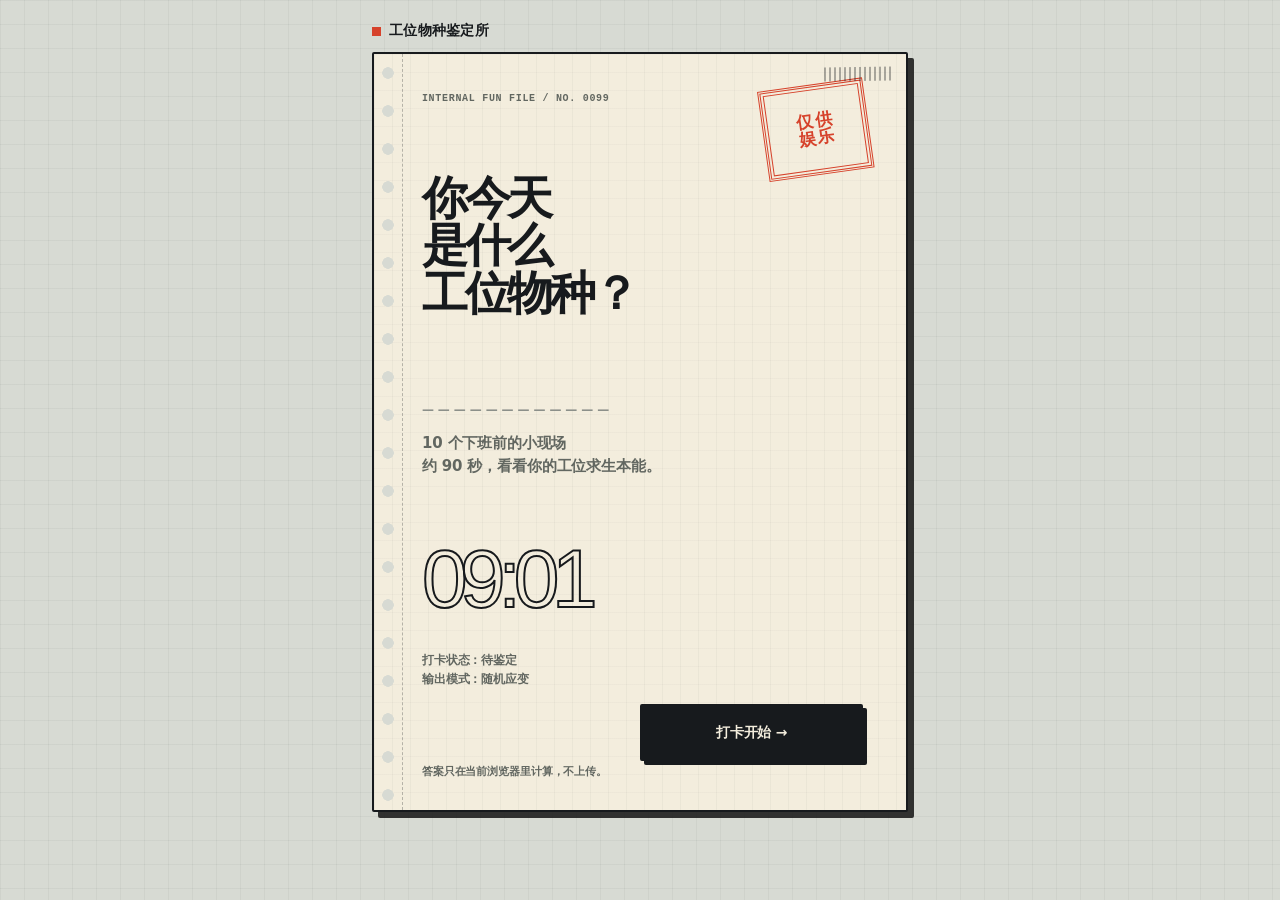
<file: index.html>
<!doctype html>
<html lang="zh-CN">
  <head>
    <meta charset="utf-8">
    <meta name="viewport" content="width=device-width, initial-scale=1, viewport-fit=cover">
    <meta name="description" content="工位物种鉴定所：10 道题，看看你的工位求生方式。仅供娱乐。">
    <meta name="theme-color" content="#d7dad3">
    <title>工位物种鉴定所</title>
    <link rel="stylesheet" href="styles.css">
  </head>
  <body>
    <main id="app"></main>
    <dialog id="export-dialog" class="export-dialog"></dialog>
    <script src="quiz-config.js"></script>
    <script src="quiz-core.js"></script>
    <script src="quiz-runtime.js"></script>
  </body>
</html>
</file>
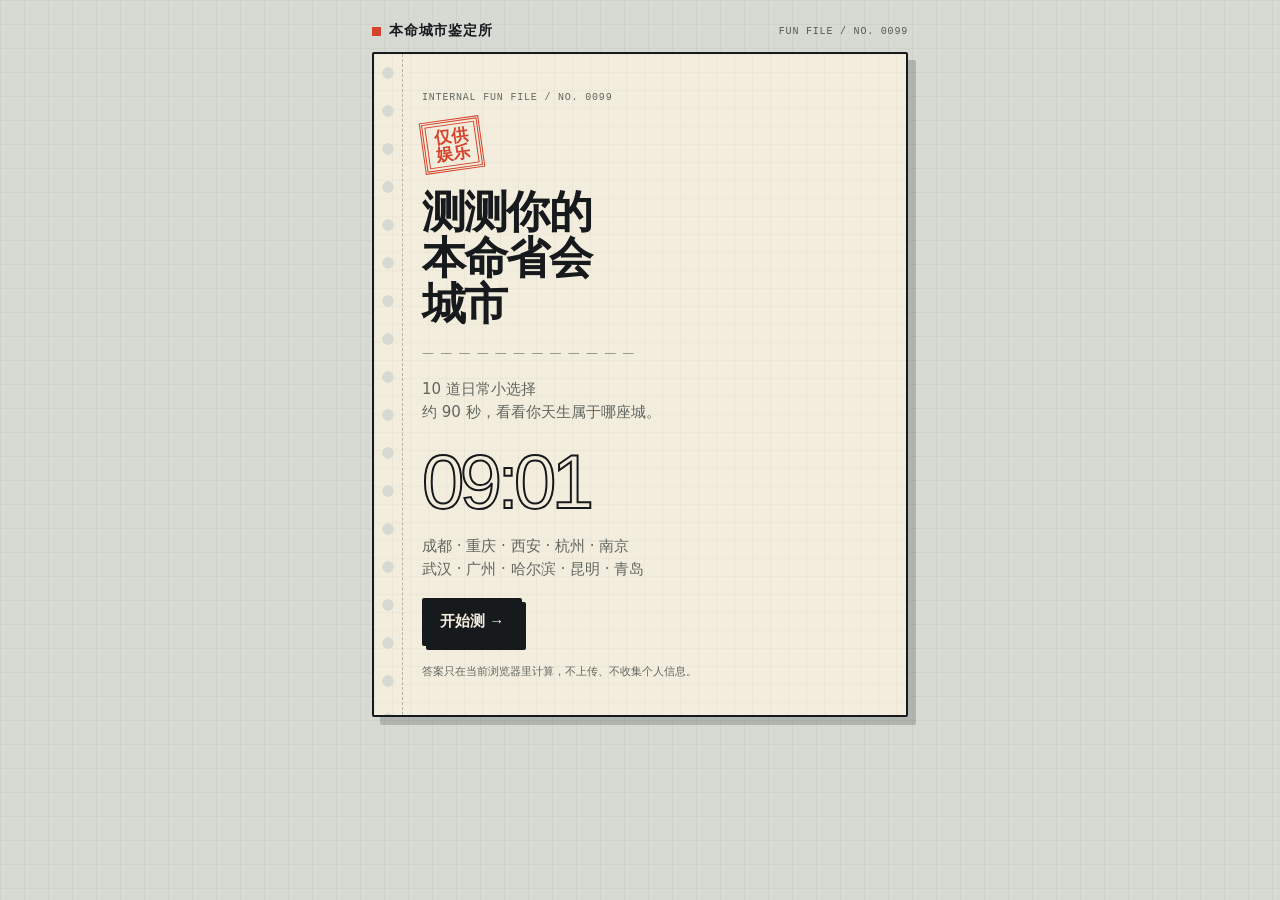
<file: bengming-chengshi.html>
<!doctype html>
<html lang="zh-CN">
<head>
<meta charset="utf-8">
<meta name="viewport" content="width=device-width, initial-scale=1, viewport-fit=cover">
<meta name="description" content="测你的本命省会城市：10 道题，看看你天生属于哪座城。仅供娱乐。">
<meta name="theme-color" content="#d7dad3">
<title>测你的本命省会城市</title>
<style>
:root {
  --paper: #f3eddd;
  --ink: #171a1d;
  --accent: #d6422b;
  --secondary: #2457d6;
  --wash: #d7dad3;
  --muted: #626761;
  --display-font: "Arial Black", "Microsoft YaHei", "PingFang SC", sans-serif;
  --body-font: "Microsoft YaHei", "PingFang SC", system-ui, sans-serif;
}
* { box-sizing: border-box; }
html {
  background:
    linear-gradient(rgba(23,26,29,0.045) 1px, transparent 1px),
    linear-gradient(90deg, rgba(23,26,29,0.045) 1px, transparent 1px),
    var(--wash);
  background-size: 24px 24px;
}
body { min-width: 320px; margin: 0; color: var(--ink); font-family: var(--body-font); }
button { font: inherit; cursor: pointer; }
.app-shell { width: min(100%, 560px); min-height: 100dvh; margin: 0 auto; padding: 10px 12px 28px; }
.site-header {
  min-height: 42px; display: flex; align-items: center; justify-content: space-between; gap: 12px;
  color: rgba(23,26,29,0.68); font-family: Consolas, "Courier New", monospace;
  font-size: 10px; letter-spacing: 0.08em; text-transform: uppercase;
}
.site-header__title {
  display: flex; align-items: center; gap: 8px; color: var(--ink);
  font-family: var(--display-font); font-size: 14px; font-weight: 900;
}
.site-header__title::before { content: ""; width: 9px; height: 9px; flex: 0 0 auto; background: var(--accent); }
.stage {
  position: relative; overflow: hidden; width: 100%; min-height: 420px;
  background:
    linear-gradient(90deg, rgba(23,26,29,0.035) 1px, transparent 1px),
    linear-gradient(rgba(23,26,29,0.025) 1px, transparent 1px),
    var(--paper);
  background-size: 18px 18px;
  border: 2px solid var(--ink); border-radius: 2px;
  box-shadow: 8px 8px 0 rgba(23,26,29,0.2);
  padding: 28px 20px 24px 48px;
}
.stage::after {
  content: ""; position: absolute; top: 0; bottom: 0; left: 0; width: 28px;
  border-right: 1px dashed rgba(23,26,29,0.28);
  background: radial-gradient(circle at 14px 19px, var(--wash) 0 5.5px, transparent 6px) 0 0 / 28px 38px repeat-y;
  pointer-events: none;
}
.tag { font-family: Consolas, "Courier New", monospace; font-size: 10px; letter-spacing: 0.08em; color: var(--muted); }
.stamp {
  display: inline-block; padding: 6px 10px; border: 3px double var(--accent);
  outline: 1px solid var(--accent); outline-offset: -6px;
  color: var(--accent); font-family: var(--display-font); font-weight: 900;
  font-size: 17px; line-height: 1; transform: rotate(-8deg);
}
h1.title { margin: 18px 0 0; font-family: var(--display-font); font-weight: 900; font-size: 44px; line-height: 1.05; letter-spacing: -0.04em; }
.rule { margin: 18px 0; color: #8c908a; font-size: 12px; letter-spacing: 0.1em; }
.copy { color: var(--muted); font-size: 15px; line-height: 1.55; }
.big-art {
  margin: 20px 0 0; font-family: "Arial Black", Impact, sans-serif; font-size: 76px;
  line-height: 1; letter-spacing: -0.06em; color: transparent;
  -webkit-text-stroke: 2px var(--ink);
}
.btn {
  min-height: 48px; padding: 10px 16px; border: 2px solid var(--ink); border-radius: 2px;
  background: var(--accent); color: var(--paper); font-family: var(--display-font); font-weight: 900;
  font-size: 15px; box-shadow: 4px 4px 0 var(--ink);
  transition: transform 120ms ease, box-shadow 120ms ease;
}
.btn:hover { transform: translate(2px, 2px); box-shadow: 2px 2px 0 var(--ink); }
.btn:active { transform: translate(4px, 4px); box-shadow: none; }
.btn--dark { background: var(--ink); color: var(--paper); }
.btn--ghost { background: transparent; color: var(--ink); }
.btn:focus-visible, .option:focus-visible { outline: 3px solid var(--secondary); outline-offset: 3px; }
.footnote { margin-top: 18px; color: var(--muted); font-size: 11px; line-height: 1.5; }
.route { color: var(--accent); font-family: Consolas, "Courier New", monospace; font-size: 12px; letter-spacing: 0.06em; }
.progress { height: 8px; margin: 10px 0 18px; border: 2px solid var(--ink); background: #fff; }
.progress__fill { height: 100%; background: var(--accent); transition: width 200ms ease; }
.q-lead { color: var(--muted); font-size: 14px; line-height: 1.45; }
.q-prompt { margin: 8px 0 20px; font-family: var(--display-font); font-weight: 900; font-size: 26px; line-height: 1.2; }
.options { display: grid; gap: 12px; }
.option {
  display: flex; align-items: center; gap: 12px; width: 100%;
  padding: 12px 14px 12px 10px; border: 2px solid var(--ink); border-radius: 2px;
  background: #fffaf0; color: var(--ink); text-align: left; font-size: 15px; line-height: 1.3;
  box-shadow: 3px 3px 0 rgba(23,26,29,0.86);
  transition: transform 110ms ease, box-shadow 110ms ease, background 110ms ease;
}
.option:hover { background: #fff; transform: translate(2px, 2px); box-shadow: 1px 1px 0 var(--ink); }
.option:active { transform: translate(3px, 3px); box-shadow: none; }
.option__index {
  display: grid; width: 27px; height: 27px; flex: 0 0 27px; place-items: center;
  border: 1px solid var(--ink); background: var(--ink); color: var(--paper);
  font-family: Consolas, "Courier New", monospace; font-size: 15px; font-weight: 700;
}
.quiz-tip { margin-top: 18px; color: var(--muted); font-size: 11px; }
.kicker { color: var(--accent); font-size: 12px; letter-spacing: 0.06em; }
.result-name { margin: 10px 0 0; font-family: var(--display-font); font-weight: 900; font-size: 44px; line-height: 1.05; letter-spacing: -0.04em; }
.result-role { margin: 8px 0 0; color: var(--secondary); font-size: 18px; }
.result-copy { margin: 18px 0 0; font-size: 16px; line-height: 1.7; }
.barcode { margin: 18px 0 0; color: #8c908a; font-family: Consolas, "Courier New", monospace; font-size: 13px; letter-spacing: 0.02em; }
.share-box {
  margin-top: 18px; padding: 12px 14px; border: 2px dashed rgba(23,26,29,0.5);
  background: #fffaf0; font-family: var(--display-font); font-weight: 900; font-size: 17px;
}
.actions { display: flex; gap: 12px; margin-top: 20px; flex-wrap: wrap; }
.actions .btn { flex: 1 1 auto; }
.copied-tip { margin-top: 10px; color: var(--secondary); font-size: 12px; min-height: 16px; }
@media (max-width: 420px) {
  .app-shell { padding-inline: 8px; }
  .stage { box-shadow: 5px 5px 0 rgba(23,26,29,0.2); padding-left: 40px; }
  h1.title { font-size: 40px; }
  .big-art { font-size: 64px; }
  .result-name { font-size: 36px; }
}
@media (prefers-reduced-motion: reduce) {
  *, *::before, *::after { transition-duration: 0.01ms !important; }
}
</style>
</head>
<body>
<div class="app-shell">
  <header class="site-header">
    <span class="site-header__title">本命城市鉴定所</span>
    <span>FUN FILE / NO. 0099</span>
  </header>
  <main class="stage" id="app"></main>
</div>
<script>
(function () {
  "use strict";

  var CITIES = [
    { id: "chengdu", name: "成都", role: "慢生活天花板", desc: "火锅配盖碗茶，日子过得巴适。你不是拖延，你是在给生活留白。慢一点，幸福就多一点。", share: "我是天生成都人" },
    { id: "chongqing", name: "重庆", role: "山城热辣玩家", desc: "8D魔幻山城，火锅要吃最辣的，楼梯要爬最陡的。你的人生没有平路，但每一层都有风景。", share: "我是天生重庆人" },
    { id: "xian", name: "西安", role: "古都胃与心", desc: "肉夹馍配冰峰，城墙根下晒太阳。你的浪漫里，自带千年历史感。", share: "我是天生西安人" },
    { id: "hangzhou", name: "杭州", role: "江南松弛派", desc: "西湖边的松弛感，龙井配小笼包，雨天也要撑伞出门。你的节奏，慢得刚刚好。", share: "我是天生杭州人" },
    { id: "nanjing", name: "南京", role: "民国风温柔倔将", desc: "鸭血粉丝汤配梧桐大道，温柔里带着一点倔。民国风的浪漫，你天生就懂。", share: "我是天生南京人" },
    { id: "wuhan", name: "武汉", role: "过早天花板", desc: "热干面配糊汤粉，码头文化长大的人，热情直接。你的江湖气，藏在早餐里。", share: "我是天生武汉人" },
    { id: "guangzhou", name: "广州", role: "务实享受家", desc: "早茶喝到中午，糖水收尾。务实又会享受，你把日子过成了生意，也过成了生活。", share: "我是天生广州人" },
    { id: "haerbin", name: "哈尔滨", role: "冰雪热乎劲儿", desc: "冻梨配铁锅炖，零下二十度也要出门吃烧烤。你是冷天里最暖的人。", share: "我是天生哈尔滨人" },
    { id: "kunming", name: "昆明", role: "春城阳光居民", desc: "米线配饵块，阳光是最好的调味料。你的生活没有淡季，只有春天。", share: "我是天生昆明人" },
    { id: "qingdao", name: "青岛", role: "海风啤酒客", desc: "海风配啤酒，崂山配蛤蜊。你的人生信条：哈啤酒、吃蛤蜊，看海。", share: "我是天生青岛人" }
  ];

  // 每道题 4 个选项；每个选项给主城市 +2 分、副城市 +1 分。
  var QUESTIONS = [
    { lead: "周末早上，肚子先醒了。", prompt: "理想的早餐是？", options: [
      { text: "一碗热干面，边走边吃", scores: { wuhan: 2, guangzhou: 1 } },
      { text: "米线配饵块，再来杯现磨咖啡", scores: { kunming: 2, hangzhou: 1 } },
      { text: "豆浆油条，再来笼小笼包", scores: { hangzhou: 2, nanjing: 1 } },
      { text: "冰峰配肉夹馍，蹲城墙根下吃", scores: { xian: 2, chengdu: 1 } }
    ] },
    { lead: "下班了，今天不想直接回家。", prompt: "你最想去哪儿？", options: [
      { text: "茶馆，点杯盖碗茶坐一下午", scores: { chengdu: 2, kunming: 1 } },
      { text: "江边吹风，看夜景灯火", scores: { chongqing: 2, wuhan: 1 } },
      { text: "夜市，从街头吃到街尾", scores: { xian: 2, wuhan: 1 } },
      { text: "海边散步，顺手买点海鲜", scores: { qingdao: 2, guangzhou: 1 } }
    ] },
    { lead: "天气预报又变了。", prompt: "你最喜欢哪种天气？", options: [
      { text: "四季如春，不冷不热", scores: { kunming: 2, hangzhou: 1 } },
      { text: "下雪天，越冷越有劲", scores: { haerbin: 2, xian: 1 } },
      { text: "烟雨江南，梧桐叶落", scores: { nanjing: 2, hangzhou: 1 } },
      { text: "夏天越热越好，火炉才带劲", scores: { wuhan: 2, chongqing: 1 } }
    ] },
    { lead: "朋友聚餐，点菜的任务交给你。", prompt: "你点什么？", options: [
      { text: "火锅，越辣越好", scores: { chongqing: 2, chengdu: 1 } },
      { text: "早茶，慢慢喝慢慢聊", scores: { guangzhou: 2, hangzhou: 1 } },
      { text: "烧烤加啤酒，撸串到半夜", scores: { haerbin: 2, qingdao: 1 } },
      { text: "一桌家常菜，讲究个地道", scores: { nanjing: 2, xian: 1 } }
    ] },
    { lead: "难得有个小长假。", prompt: "旅行时你最看重什么？", options: [
      { text: "历史感，老城墙、古街巷", scores: { xian: 2, nanjing: 1 } },
      { text: "高原湖泊，蓝天白云", scores: { kunming: 2, hangzhou: 1 } },
      { text: "美食，一座城从早吃到晚", scores: { chengdu: 2, wuhan: 1 } },
      { text: "海，走到哪儿都要看海", scores: { qingdao: 2, guangzhou: 1 } }
    ] },
    { lead: "如果可以选，你想住在哪种地方？", prompt: "理想的居住环境是？", options: [
      { text: "山城，楼上楼下都是风景", scores: { chongqing: 2, kunming: 1 } },
      { text: "长江边，梧桐大道下散步", scores: { nanjing: 2, wuhan: 1 } },
      { text: "临湖，推窗就是西湖", scores: { hangzhou: 2, kunming: 1 } },
      { text: "靠海，出门就是沙滩", scores: { qingdao: 2, haerbin: 1 } }
    ] },
    { lead: "今天有点烦。", prompt: "你怎么解压？", options: [
      { text: "搓一顿火锅，烦恼都涮了", scores: { chengdu: 2, chongqing: 1 } },
      { text: "喝早茶，一盅两件慢慢来", scores: { guangzhou: 2, hangzhou: 1 } },
      { text: "去江边走走，吹吹风", scores: { wuhan: 2, hangzhou: 1 } },
      { text: "泡澡堂子，出身汗就好了", scores: { haerbin: 2, xian: 1 } }
    ] },
    { lead: "翻翻手机相册。", prompt: "你手机里最多的照片是？", options: [
      { text: "美食，每顿都要先拍", scores: { chengdu: 2, wuhan: 1 } },
      { text: "夜景，灯火通明的城市", scores: { chongqing: 2, guangzhou: 1 } },
      { text: "古建筑，砖瓦都透着故事", scores: { xian: 2, nanjing: 1 } },
      { text: "大海和蓝天", scores: { qingdao: 2, kunming: 1 } }
    ] },
    { lead: "聊聊生活节奏。", prompt: "你最喜欢的城市节奏是？", options: [
      { text: "慢悠悠，巴适得很", scores: { chengdu: 2, kunming: 1 } },
      { text: "快节奏，效率就是生命", scores: { guangzhou: 2, wuhan: 1 } },
      { text: "不紧不慢，刚刚好", scores: { hangzhou: 2, nanjing: 1 } },
      { text: "热情直接，江湖气十足", scores: { wuhan: 2, chongqing: 1 } }
    ] },
    { lead: "最后一题，只能带走一样。", prompt: "你选什么？", options: [
      { text: "一包火锅底料", scores: { chongqing: 2, chengdu: 1 } },
      { text: "一盒龙井", scores: { hangzhou: 2, guangzhou: 1 } },
      { text: "一坛老酒", scores: { haerbin: 2, xian: 1 } },
      { text: "一箱啤酒", scores: { qingdao: 2, haerbin: 1 } }
    ] }
  ];

  function computeResult(answerIndexes) {
    var totals = {};
    CITIES.forEach(function (c) { totals[c.id] = 0; });
    answerIndexes.forEach(function (optIdx, qIdx) {
      var opt = QUESTIONS[qIdx] && QUESTIONS[qIdx].options[optIdx];
      if (!opt) return;
      Object.keys(opt.scores).forEach(function (cityId) {
        if (totals.hasOwnProperty(cityId)) totals[cityId] += opt.scores[cityId];
      });
    });
    var best = CITIES[0];
    CITIES.forEach(function (c) { if (totals[c.id] > totals[best.id]) best = c; });
    return { city: best, totals: totals };
  }

  var app = document.getElementById("app");
  var answers = [];
  var current = 0;

  function esc(s) {
    return String(s).replace(/&/g, "&amp;").replace(/</g, "&lt;").replace(/>/g, "&gt;").replace(/"/g, "&quot;");
  }

  function renderCover() {
    app.innerHTML =
      '<p class="tag">INTERNAL FUN FILE / NO. 0099</p>' +
      '<p><span class="stamp">仅供<br>娱乐</span></p>' +
      '<h1 class="title">测测你的<br>本命省会<br>城市</h1>' +
      '<p class="rule">— — — — — — — — — — — —</p>' +
      '<p class="copy">10 道日常小选择<br>约 90 秒，看看你天生属于哪座城。</p>' +
      '<p class="big-art">09:01</p>' +
      '<p class="copy">成都 · 重庆 · 西安 · 杭州 · 南京<br>武汉 · 广州 · 哈尔滨 · 昆明 · 青岛</p>' +
      '<p><button class="btn btn--dark" id="start-btn" type="button">开始测 →</button></p>' +
      '<p class="footnote">答案只在当前浏览器里计算，不上传、不收集个人信息。</p>';
    document.getElementById("start-btn").addEventListener("click", function () {
      answers = [];
      current = 0;
      renderQuestion();
    });
  }

  function renderQuestion() {
    var q = QUESTIONS[current];
    var letters = ["A", "B", "C", "D"];
    var html = '<p class="route">第 ' + (current + 1) + ' / ' + QUESTIONS.length + ' 题</p>' +
      '<div class="progress"><div class="progress__fill" style="width:' + Math.round(current / QUESTIONS.length * 100) + '%"></div></div>' +
      '<p class="q-lead">' + esc(q.lead) + '</p>' +
      '<p class="q-prompt">' + esc(q.prompt) + '</p>' +
      '<div class="options">';
    q.options.forEach(function (opt, i) {
      html += '<button class="option" type="button" data-opt="' + i + '">' +
        '<span class="option__index">' + letters[i] + '</span><span>' + esc(opt.text) + '</span></button>';
    });
    html += '</div><p class="quiz-tip">没有标准答案，选你真正会选的那一个。</p>';
    app.innerHTML = html;
    var buttons = app.querySelectorAll(".option");
    buttons.forEach(function (btn) {
      btn.addEventListener("click", function () {
        answers.push(parseInt(btn.getAttribute("data-opt"), 10));
        current += 1;
        if (current < QUESTIONS.length) renderQuestion();
        else renderResult();
      });
    });
  }

  function renderResult() {
    var result = computeResult(answers);
    var city = result.city;
    var shareText = city.share + "——我的本命省会城市是" + city.name + "！你呢？";
    app.innerHTML =
      '<p class="kicker">你的本命省会城市是</p>' +
      '<h1 class="result-name">' + esc(city.name) + '</h1>' +
      '<p class="result-role">' + esc(city.role) + '</p>' +
      '<p class="barcode">||||| |||||| |||| |||||||  /  09:01</p>' +
      '<p class="result-copy">' + esc(city.desc) + '</p>' +
      '<div class="share-box">' + esc(city.share) + '</div>' +
      '<div class="actions">' +
      '<button class="btn" id="copy-btn" type="button">复制分享语</button>' +
      '<button class="btn btn--ghost" id="retry-btn" type="button">重新测一次</button>' +
      '</div>' +
      '<p class="copied-tip" id="copied-tip"></p>' +
      '<p class="footnote">仅供娱乐 · 答案只在本地计算，不收集个人信息。</p>';
    document.getElementById("copy-btn").addEventListener("click", function () {
      var tip = document.getElementById("copied-tip");
      function done() { tip.textContent = "已复制，去发给朋友吧。"; }
      function fallback() {
        var ta = document.createElement("textarea");
        ta.value = shareText;
        document.body.appendChild(ta);
        ta.select();
        try { document.execCommand("copy"); done(); }
        catch (e) { tip.textContent = "复制失败，长按分享语手动复制。"; }
        document.body.removeChild(ta);
      }
      if (navigator.clipboard && navigator.clipboard.writeText) {
        navigator.clipboard.writeText(shareText).then(done, fallback);
      } else {
        fallback();
      }
    });
    document.getElementById("retry-btn").addEventListener("click", renderCover);
  }

  // 供服务端测试用的纯逻辑出口（浏览器里无害）。
  globalThis.BENGMING_TEST = { CITIES: CITIES, QUESTIONS: QUESTIONS, computeResult: computeResult };

  renderCover();
})();
</script>
</body>
</html>
</file>
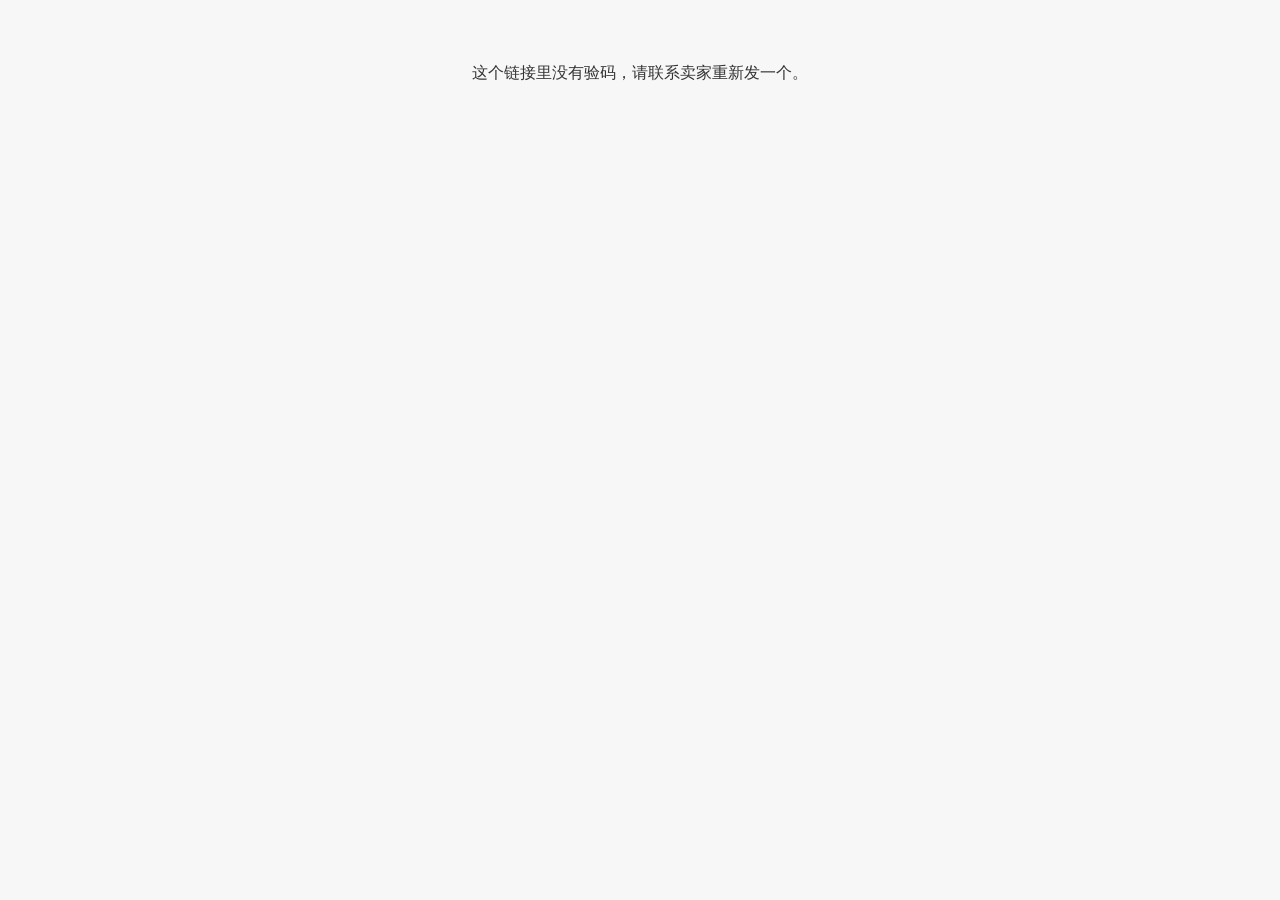
<file: pingyu-onetime.html>
<!DOCTYPE html>
<html lang="zh-CN">
<head>
<meta charset="UTF-8">
<meta name="viewport" content="width=device-width, initial-scale=1.0">
<title>期末评语生成器（专属链接）</title>
<style>
*{box-sizing:border-box;margin:0;padding:0}
body{font-family:-apple-system,BlinkMacSystemFont,"PingFang SC","Microsoft YaHei",sans-serif;background:#f7f7f8;color:#1f2329;line-height:1.6}
.wrap{max-width:720px;margin:0 auto;padding:20px 14px 40px}
header{padding:6px 4px 16px}
header h1{font-size:21px}
header p{font-size:13px;color:#888;margin-top:2px}
.card{background:#fff;border-radius:16px;padding:20px;box-shadow:0 1px 3px rgba(0,0,0,.05);margin-bottom:14px}
textarea{width:100%;border:1px solid #e3e3e3;border-radius:10px;padding:12px;font-size:15px;font-family:inherit;resize:vertical;min-height:140px;line-height:1.7}
textarea:focus{outline:none;border-color:#1a6b4a}
.micro{font-size:12px;color:#999;margin-top:6px}
.row{display:flex;gap:10px;margin-top:12px}
select{flex:1;border:1px solid #e3e3e3;border-radius:10px;padding:11px 10px;font-size:14px;font-family:inherit;background:#fff}
.btn{border:none;border-radius:12px;padding:14px;font-size:16px;font-weight:600;cursor:pointer;font-family:inherit;width:100%;margin-top:14px}
.btn-primary{background:#1a6b4a;color:#fff}
.link{display:block;text-align:center;margin-top:12px;font-size:13px;color:#1a6b4a;background:none;border:none;cursor:pointer;width:100%;font-family:inherit}
#out{display:none}
.out-head{display:flex;justify-content:space-between;align-items:center;margin-bottom:12px}
.out-head span{font-size:14px;color:#666}
.out-btns{display:flex;gap:10px;margin-bottom:14px}
.out-btns button{flex:1;border:none;border-radius:10px;padding:11px;font-size:14px;font-weight:600;cursor:pointer;font-family:inherit}
.out-btns .a{background:#1a6b4a;color:#fff}
.out-btns .b{background:#eef1f3;color:#333}
.item{border-top:1px solid #f0f0f0;padding:14px 0}
.item:first-of-type{border-top:none;padding-top:0}
.item h3{font-size:15px;margin-bottom:6px}
.item textarea{min-height:80px;border:none;background:#fafafa;padding:10px 12px;font-size:14px}
.item .swap{background:none;border:none;color:#1a6b4a;font-size:13px;cursor:pointer;padding:6px 0 0;font-family:inherit}
</style>
</head>
<body>

<div id="gate" style="max-width:720px;margin:0 auto;padding:60px 20px;text-align:center;font-family:-apple-system,'PingFang SC','Microsoft YaHei',sans-serif">
  <p id="gateMsg" style="font-size:16px;color:#333">正在验证链接，请稍候…</p>
</div>

<div class="wrap">
  <header>
    <h1>期末评语生成器</h1>
    <p>粘贴名单，一键生成全班不重样的评语</p>
  </header>

  <div class="card">
    <textarea id="names" placeholder="张小明 认真，进步大，乐于助人&#10;李小红 成绩优秀，细心，爱阅读&#10;王小刚 活泼，粗心，体育好"></textarea>
    <p class="micro">每行一位：名字 + 关键词，只写名字也可以。</p>
    <div class="row">
      <select id="level"><option>小学</option><option>初中</option><option>高中</option></select>
      <select id="length"><option value="short">简短</option><option value="medium" selected>标准</option><option value="long">详细</option></select>
    </div>
    <button class="btn btn-primary" onclick="generateAll()">生成评语</button>
    <button class="link" onclick="fillDemo()">用示例名单试试 →</button>
  </div>

  <div class="card" id="out">
    <div class="out-head"><span id="outCount"></span></div>
    <div class="out-btns">
      <button class="a" onclick="copyAll()">复制全部</button>
      <button class="b" onclick="downloadWord()">下载 Word</button>
    </div>
    <div id="results"></div>
  </div>
</div>
<script>
let results = [];
let salt = 0;
const TERM = "本学期";

const OPENERS = [
  "{t}，{n}同学在各方面都有着不错的表现。",
  "{t}，{n}同学给老师留下了深刻的印象。",
  "{t}以来，{n}同学一直在稳步向前。",
  "{t}，{n}同学的表现可圈可点。",
  "{n}同学{t}的表现，老师都看在眼里。",
  "{t}，{n}同学用自己的行动交出了一份认真的答卷。",
  "{t}里，{n}同学一步一个脚印，踏实前行。",
  "{n}同学是{t}班里让人放心的一位同学。",
  "{t}，{n}同学在学习和品行上都有可喜的变化。",
  "{t}的校园生活里，{n}同学过得充实而有收获。",
  "{n}同学{t}的状态越来越好，进步看得见。",
  "{t}，{n}同学始终保持着良好的学习态度。"
];
const STUDY = {
  high: ["课堂上思维活跃，发言有自己的见解，各科成绩一直保持在班级前列。","学习成绩优异，尤其在薄弱学科上也肯下功夫，基础扎实，发挥稳定。","学习上要求严格，作业工整准确，考试成绩在班级里名列前茅。"],
  progress: ["学习上进步明显，和开学时相比，课堂表现和作业质量都有了很大提升。","这学期进步的幅度不小，遇到不懂的愿意问、愿意练，成绩稳步上升。","学习态度越来越端正，成绩一步步往上走，这份进步值得肯定。"],
  steady: ["上课认真听讲，作业按时完成，学习态度踏实认真。","课堂专注度不错，能跟着老师的节奏走，作业完成得比较规范。","学习上比较自觉，课堂笔记和作业都做得有条理。"],
  weak: ["学习上还需要多加一把劲，课堂上的专注度和作业的完成质量都有提升空间。","基础还比较薄弱，但只要方法对、坚持练，完全有条件赶上来。","学习上时有起伏，如果能把课堂时间抓得更紧，成绩会有明显改观。"]
};
const TRAIT_SENT = {
  "认真": ["做事认真负责，交代的任务总能踏踏实实完成。","学习做事都很认真，细节上很少马虎。"],
  "细心": ["心细如发，作业和考试中很少因为粗心丢分。","做事细致周到，是同学们眼里靠谱的伙伴。"],
  "粗心": ["只是有时比较粗心，检查的习惯还需要加强，改掉这个毛病成绩还能再上一个台阶。","要留意粗心的小毛病，写完多检查一遍，很多分就不会白白丢掉。"],
  "活泼": ["性格活泼开朗，班级活动里总能看到活跃的身影。","活泼开朗的性格给班级带来了不少欢乐。"],
  "内向": ["性格文静内敛，不爱张扬，但做事踏实、待人真诚。","虽然话不多，但心里有数，默默地把自己的事做好。"],
  "乐于助人": ["乐于助人，同学有困难时总是主动伸出援手。","热心肠，班级里的事抢着干，同学有问题也愿意耐心帮忙。"],
  "体育": ["体育方面表现突出，运动会上为班级争了光。","热爱运动，身体素质好，体育课上的表现常常受到表扬。"],
  "阅读": ["爱阅读、爱思考，课外阅读量在班级里数得上。","阅读习惯很好，作文里常常能看到阅读积累的影子。"],
  "数学": ["数学思维清晰，解题思路灵活，理科学习很有潜力。","数学成绩突出，难题面前不轻易放弃。"],
  "英语": ["英语语感不错，口语和书写都比较规范。","英语学习很用功，单词和阅读的积累都很扎实。"],
  "组织": ["组织能力强，班级活动经手张罗总能井井有条。","有较强的组织协调能力，是老师得力的小助手。"],
  "积极": ["课堂上积极举手发言，思维活跃，常常有精彩的回答。","课堂参与度高，敢于表达自己的想法。"],
  "拖拉": ["作业有时拖拉，希望能把时间规划得更紧凑一些。","时间管理上还需加强，作业按时交是下一步要做到的小目标。"],
  "基础": ["基础知识还需要再巩固，建议每天抽一点时间复习当天所学。","基础还需夯实，把课本上的基本题练熟是当前最要紧的事。"]
};
const GENERIC_CHAR = [
  "待人有礼貌，和同学相处融洽，是班级里受欢迎的一员。",
  "尊敬老师、团结同学，集体荣誉感强。",
  "遵守纪律，讲究卫生，日常行为规范做得不错。",
  "为人真诚友善，和同学相处时懂得体谅和分享。"
];
const HOPES = [
  "希望下学期继续保持这份劲头，在更难的挑战面前也敢于尝试。",
  "期待下学期看到一个更自信、更主动的{n}。",
  "希望下学期在保持优势的同时，再把弱项补一补，争取全面进步。",
  "新学期，愿{n}带着这份认真走得更远。",
  "希望下学期继续发扬优点，争取取得更大的进步。",
  "期待{n}下学期百尺竿头，更进一步。",
  "希望下学期能更主动地参与课堂讨论，把自己的想法大胆说出来。",
  "愿{n}下学期保持热爱、保持努力，收获更多成长。"
];
const HOPE_WEAK = [
  "希望下学期改掉粗心的毛病，做完多检查，成绩一定会更好。",
  "希望下学期把基础打得更牢，每天进步一点点，积累起来就是大进步。",
  "希望下学期更专注一些，把课堂时间真正利用起来。"
];

function detectLevel(tags){
  const s = tags.join(" ");
  if(/优秀|名列前茅|第一|拔尖|优异/.test(s)) return "high";
  if(/进步|越来越好/.test(s)) return "progress";
  if(/基础弱|薄弱|起伏|吃力|拖拉/.test(s)) return "weak";
  return "steady";
}
function traitSentences(tags, seed){
  const out = [];
  const keys = Object.keys(TRAIT_SENT);
  tags.forEach(t=>{
    const k = keys.find(k=>t.includes(k));
    if(k && out.length<2){
      const pool = TRAIT_SENT[k];
      out.push(pool[(seed+out.length)%pool.length]);
    }
  });
  const known = tags.filter(t=>keys.some(k=>t.includes(k)));
  const unknown = tags.filter(t=>!known.includes(t) && t.length>=2 && t.length<=6);
  if(out.length===0 && unknown.length){
    out.push("在“"+unknown[0]+"”方面给老师留下了印象，希望继续保持。");
  }
  return out;
}
function makeComment(name, tags, len, seedBase){
  const seed = seedBase + salt*7;
  const levelKey = detectLevel(tags);
  let parts = [];
  parts.push(OPENERS[(seed + name.length) % OPENERS.length].replaceAll("{t}",TERM).replaceAll("{n}",name));
  const studyPool = STUDY[levelKey];
  parts.push(studyPool[(seed+1)%studyPool.length]);
  let traits = traitSentences(tags, seed);
  if(traits.length===0) traits = [GENERIC_CHAR[seed % GENERIC_CHAR.length]];
  parts.push(...traits.slice(0, len==="short"?1:2));
  let hope;
  if(levelKey==="weak" && /粗心/.test(tags.join(" "))) hope = HOPE_WEAK[0].replaceAll("{n}",name);
  else if(levelKey==="weak") hope = HOPE_WEAK[(seed+1)%HOPE_WEAK.length].replaceAll("{n}",name);
  else hope = HOPES[(seed+2)%HOPES.length].replaceAll("{n}",name);
  if(len!=="short") parts.push(hope);
  if(len==="long") parts.push(GENERIC_CHAR[(seed+3)%GENERIC_CHAR.length]);
  return [...new Set(parts)].join("");
}
function parseNames(){
  const raw = document.getElementById("names").value.trim();
  if(!raw) return [];
  return raw.split(/\n+/).map(line=>{
    line = line.trim().replace(/^[\d\.、\s]+/,"");
    if(!line) return null;
    const m = line.match(/^([^\s,，:：、]+)[\s,，:：、]*(.*)$/);
    const name = m?m[1]:line;
    const rest = m?m[2]:"";
    const tags = rest.split(/[,，、;；\s]+/).map(s=>s.trim()).filter(Boolean);
    return {name, tags};
  }).filter(Boolean);
}
function generateAll(){
  const list = parseNames();
  if(!list.length){ alert("请先粘贴名单，每行一位学生。"); return; }
  salt++;
  const len = document.getElementById("length").value;
  const seen = new Set();
  results = list.map((s,i)=>{
    let text = makeComment(s.name, s.tags, len, i*3+1);
    let tries=0;
    while(seen.has(text) && tries<8){ tries++; text = makeComment(s.name, s.tags, len, i*3+1+tries*11); }
    seen.add(text);
    return {...s, text};
  });
  render();
  document.getElementById("out").style.display="block";
  document.getElementById("out").scrollIntoView({behavior:"smooth",block:"start"});
}
function render(){
  document.getElementById("outCount").textContent = "共 " + results.length + " 条，点评语可直接改";
  document.getElementById("results").innerHTML = results.map((r,i)=>`
    <div class="item">
      <h3>${esc(r.name)}</h3>
      <textarea oninput="results[${i}].text=this.value">${esc(r.text)}</textarea>
      <button class="swap" onclick="regenOne(${i})">换一条 ↻</button>
    </div>`).join("");
}
function regenOne(i){
  const r = results[i];
  const len = document.getElementById("length").value;
  let t = makeComment(r.name, r.tags, len, Math.floor(Math.random()*997)+1);
  if(t===r.text) t = makeComment(r.name, r.tags, len, Math.floor(Math.random()*997)+500);
  r.text=t; render();
}
function copyAll(){
  if(!results.length) return;
  navigator.clipboard.writeText(results.map(r=>r.name+"："+r.text).join("\n\n")).then(()=>alert("已复制全部 "+results.length+" 条"));
}
function esc(s){ return String(s).replace(/&/g,"&amp;").replace(/</g,"&lt;").replace(/>/g,"&gt;").replace(/"/g,"&quot;"); }
function downloadWord(){
  if(!results.length) return;
  const body = results.map(r=>`<p style="font-size:14pt;line-height:1.8"><b>${esc(r.name)}</b>：${esc(r.text)}</p>`).join("");
  const html = `<html xmlns:o="urn:schemas-microsoft-com:office:office" xmlns:w="urn:schemas-microsoft-com:office:word"><head><meta charset="utf-8"><title>期末评语</title></head><body style="font-family:SimSun">${body}</body></html>`;
  const a=document.createElement("a");
  a.href=URL.createObjectURL(new Blob(["\ufeff"+html],{type:"application/msword"}));
  a.download="期末评语.doc"; a.click();
  setTimeout(()=>URL.revokeObjectURL(a.href),2000);
}

// 一次性链接验码：链接形如 pingyu-onetime.html#t=一串字符
// 把下面地址换成你部署好的 Worker 地址（结尾不要加 /）
const WORKER_URL = "https://pingyu-onetime.sheepai.workers.dev";
let MAX_NAMES = 10;
let UNLOCKED = false;
const params = new URLSearchParams(location.hash.slice(1));
const TOKEN = params.get("t") || "";
async function verifyToken(){
  const wrap = document.querySelector(".wrap");
  const msg = document.getElementById("gateMsg");
  wrap.style.display = "none";
  if(!TOKEN){ msg.textContent = "这个链接里没有验码，请联系卖家重新发一个。"; return; }
  try{
    const r = await fetch(WORKER_URL + "/verify", {method:"POST", headers:{"content-type":"application/json"}, body: JSON.stringify({token: TOKEN})});
    const d = await r.json();
    if(!d.ok){ msg.textContent = d.error || "链接验证失败，请联系卖家重新发一个。"; return; }
    MAX_NAMES = d.tier || 10;
    UNLOCKED = true;
    document.getElementById("gate").style.display = "none";
    wrap.style.display = "";
    const p = document.querySelector("header p");
    if(p) p.textContent = "本次链接可生成 " + MAX_NAMES + " 条评语，转发给别人打不开";
  }catch(e){
    msg.textContent = "网络有问题，验证没连上，等一下刷新再试一次。";
  }
}
// 条数上限：超过本次档位不生成
const _generateAll = generateAll;
generateAll = function(){
  const list = parseNames();
  if(list.length > MAX_NAMES){ alert("本次链接最多生成 " + MAX_NAMES + " 条，你贴了 " + list.length + " 条，多了的请分开发。"); return; }
  _generateAll();
};
verifyToken();
function fillDemo(){
  document.getElementById("names").value = ["张小明 认真，进步大，乐于助人","李小红 成绩优秀，细心，爱阅读","王小刚 活泼，粗心，体育好","陈小芳 内向，数学好，课堂积极","刘小强 基础弱，作业拖拉","赵小美 组织能力强，英语好"].join("\n");
  generateAll();
}
</script>
</body>
</html>
</file>
<file: styles.css>
:root {
  --paper: #f3eddd;
  --ink: #171a1d;
  --accent: #d6422b;
  --secondary: #2457d6;
  --wash: #d7dad3;
  --display-font: "Arial Black", "Microsoft YaHei", "PingFang SC", sans-serif;
  --body-font: "Microsoft YaHei", "PingFang SC", system-ui, sans-serif;
  --type-scale: 1;
  --radius: 2px;
  --border: 2px;
  --shadow: 8px 8px 0 rgba(23, 26, 29, 0.2);
}

* {
  box-sizing: border-box;
}

html {
  background:
    linear-gradient(rgba(23, 26, 29, 0.045) 1px, transparent 1px),
    linear-gradient(90deg, rgba(23, 26, 29, 0.045) 1px, transparent 1px),
    var(--wash);
  background-size: 24px 24px;
}

body {
  min-width: 320px;
  margin: 0;
  color: var(--ink);
  font-family: var(--body-font);
}

button,
input {
  font: inherit;
}

button {
  cursor: pointer;
}

.app-shell {
  width: min(100%, 560px);
  min-height: 100dvh;
  margin: 0 auto;
  padding: 10px 12px 28px;
}

.site-header {
  min-height: 42px;
  display: flex;
  align-items: center;
  justify-content: space-between;
  gap: 12px;
  color: color-mix(in srgb, var(--ink) 68%, transparent);
  font-family: Consolas, "Courier New", monospace;
  font-size: 10px;
  letter-spacing: 0.08em;
  text-transform: uppercase;
}

.site-header__title {
  display: flex;
  align-items: center;
  gap: 8px;
  color: var(--ink);
  font-family: var(--display-font);
  font-size: 14px;
  font-weight: 900;
  letter-spacing: 0.02em;
}

.site-header__title::before {
  content: "";
  width: 9px;
  height: 9px;
  flex: 0 0 auto;
  background: var(--accent);
}

.stage {
  position: relative;
  isolation: isolate;
  overflow: hidden;
  width: 100%;
  min-height: 420px;
  background:
    linear-gradient(90deg, rgba(23, 26, 29, 0.035) 1px, transparent 1px),
    linear-gradient(rgba(23, 26, 29, 0.025) 1px, transparent 1px),
    var(--paper);
  background-size: 18px 18px;
  border: var(--border) solid var(--ink);
  border-radius: var(--radius);
  box-shadow: var(--shadow);
}

.stage::after {
  content: "";
  position: absolute;
  z-index: 4;
  top: 0;
  bottom: 0;
  left: 0;
  width: 28px;
  border-right: 1px dashed rgba(23, 26, 29, 0.28);
  background: radial-gradient(circle at 14px 19px, var(--wash) 0 5.5px, transparent 6px) 0 0 / 28px 38px repeat-y;
  pointer-events: none;
}

.stage::before {
  content: "";
  position: absolute;
  z-index: 3;
  top: 13px;
  right: 14px;
  width: 68px;
  height: 14px;
  opacity: 0.34;
  background: repeating-linear-gradient(90deg, var(--ink) 0 2px, transparent 2px 5px);
  transform: rotate(-1deg);
  pointer-events: none;
}

.layer {
  position: absolute;
  z-index: var(--z, 2);
  margin: 0;
  overflow-wrap: anywhere;
  color: var(--color, var(--ink));
  font-size: calc(var(--font-size, 16px) * var(--type-scale));
  line-height: var(--line-height, 1.35);
  letter-spacing: calc(var(--tracking, 0em) + var(--global-tracking, 0em));
  white-space: pre-wrap;
  transform-origin: top left;
}

.layer--display,
.layer--button {
  font-family: var(--display-font);
  font-weight: 900;
}

.layer--vector {
  display: grid;
  place-items: center;
  text-align: center;
  line-height: 1;
  user-select: none;
}

.layer--image {
  display: block;
  object-fit: contain;
  object-position: center;
}

.layer--button {
  min-height: 44px;
  padding: 8px 12px;
  border: 2px solid var(--ink);
  border-radius: var(--radius);
  background: var(--accent);
  color: var(--button-ink, var(--paper));
  box-shadow: 4px 4px 0 var(--ink);
  font-size: calc(var(--font-size, 14px) * var(--type-scale));
  letter-spacing: -0.02em;
  transition: transform 120ms ease, box-shadow 120ms ease;
}

.layer--button:hover {
  transform: translate(2px, 2px);
  box-shadow: 2px 2px 0 var(--ink);
}

.layer--button:active {
  transform: translate(4px, 4px);
  box-shadow: none;
}

.layer--button:focus-visible,
.option:focus-visible,
.quiet-button:focus-visible {
  outline: 3px solid var(--secondary);
  outline-offset: 3px;
}

.effect-hard-shadow {
  text-shadow: 3px 3px 0 color-mix(in srgb, var(--ink) 20%, transparent);
}

.effect-outline {
  color: transparent;
  -webkit-text-stroke: 1px var(--ink);
  paint-order: stroke fill;
}

.effect-highlight {
  background: linear-gradient(transparent 64%, color-mix(in srgb, var(--wash) 90%, transparent) 0);
}

.option {
  position: absolute;
  display: flex;
  align-items: center;
  gap: 12px;
  padding: 10px 14px 10px 10px;
  border: 2px solid var(--ink);
  border-radius: var(--radius);
  background: color-mix(in srgb, var(--paper) 94%, #fff);
  color: var(--ink);
  box-shadow: 3px 3px 0 color-mix(in srgb, var(--ink) 86%, transparent);
  text-align: left;
  font-size: calc(15px * var(--type-scale));
  line-height: 1.25;
  transition: transform 110ms ease, box-shadow 110ms ease, background 110ms ease;
}

.option:hover {
  background: #fffaf0;
  transform: translate(2px, 2px);
  box-shadow: 1px 1px 0 var(--ink);
}

.option:active {
  transform: translate(3px, 3px);
  box-shadow: none;
}

.option__index {
  display: grid;
  width: 27px;
  height: 27px;
  flex: 0 0 27px;
  place-items: center;
  border: 1px solid var(--ink);
  background: var(--ink);
  color: var(--paper);
  font-family: Consolas, "Courier New", monospace;
  font-size: 15px;
  font-weight: 700;
}

.quiz-nav {
  display: flex;
  justify-content: space-between;
  gap: 12px;
  margin-top: 16px;
  color: color-mix(in srgb, var(--ink) 70%, transparent);
  font-family: Consolas, "Courier New", monospace;
  font-size: 11px;
}

.quiet-button {
  min-height: 36px;
  padding: 8px 12px;
  border: 1px solid color-mix(in srgb, var(--ink) 36%, transparent);
  border-radius: var(--radius);
  background: transparent;
  color: var(--ink);
  font-size: 12px;
}

.export-dialog {
  width: min(92vw, 480px);
  padding: 0;
  border: 0;
  background: transparent;
}

.export-dialog::backdrop {
  background: rgba(23, 26, 29, 0.68);
  backdrop-filter: blur(6px);
}

.export-dialog__panel {
  padding: 18px;
  border: 2px solid var(--ink);
  border-radius: var(--radius);
  background: var(--paper);
  box-shadow: 8px 8px 0 rgba(23, 26, 29, 0.28);
}

.export-dialog h2 {
  margin: 0 0 8px;
  font-family: var(--display-font);
  font-size: 22px;
}

.export-dialog p {
  margin: 0 0 14px;
  color: #626761;
  font-size: 13px;
  line-height: 1.55;
}

.export-dialog img {
  display: block;
  width: 100%;
  margin-top: 12px;
  border: 1px solid var(--ink);
  background: #fff;
}

.export-dialog__actions {
  display: flex;
  gap: 10px;
  margin-top: 12px;
}

.studio-control {
  width: 100%;
  min-height: 44px;
  padding: 9px 11px;
  border: 1px solid var(--ink);
  border-radius: var(--radius);
  background: #fffaf0;
  color: var(--ink);
}

[data-layer-id="cover-title"] {
  font-family: var(--display-font);
  font-weight: 900;
}

[data-layer-id="cover-art"] {
  align-items: start;
  justify-items: start;
  color: transparent;
  font-family: "Arial Black", Impact, sans-serif;
  -webkit-text-stroke: 2px var(--ink);
  paint-order: stroke fill;
}

[data-layer-id="cover-stamp"],
[data-layer-id="result-stamp"],
[data-layer-id="share-stamp"] {
  place-content: center;
  border: 3px double currentColor;
  outline: 1px solid currentColor;
  outline-offset: -6px;
  font-family: var(--display-font);
  font-weight: 900;
  letter-spacing: 0.08em;
}

[data-layer-id="result-name"],
[data-layer-id="share-name"] {
  hyphens: none;
}

[data-layer-id="result-barcode"],
[data-layer-id="share-barcode"],
[data-layer-id="cover-tag"],
[data-layer-id="quiz-route"] {
  font-family: Consolas, "Courier New", monospace;
}

[data-layer-id="result-retry"] {
  background: transparent;
  color: var(--ink);
}

[data-layer-id="result-share"] {
  background: var(--accent);
}

[data-layer-id="cover-start"] {
  background: var(--ink);
  color: var(--paper);
}

@media (max-width: 420px) {
  .app-shell {
    padding-inline: 8px;
  }

  .stage {
    box-shadow: 5px 5px 0 rgba(23, 26, 29, 0.2);
  }

  [data-layer-id="cover-title"] {
    font-size: 43px;
  }

  [data-layer-id="result-name"],
  [data-layer-id="share-name"] {
    font-size: 34px;
  }

  [data-layer-id="cover-art"] {
    font-size: 68px;
  }
}

@media (prefers-reduced-motion: reduce) {
  *,
  *::before,
  *::after {
    scroll-behavior: auto !important;
    transition-duration: 0.01ms !important;
    animation-duration: 0.01ms !important;
    animation-iteration-count: 1 !important;
  }
}
</file>
